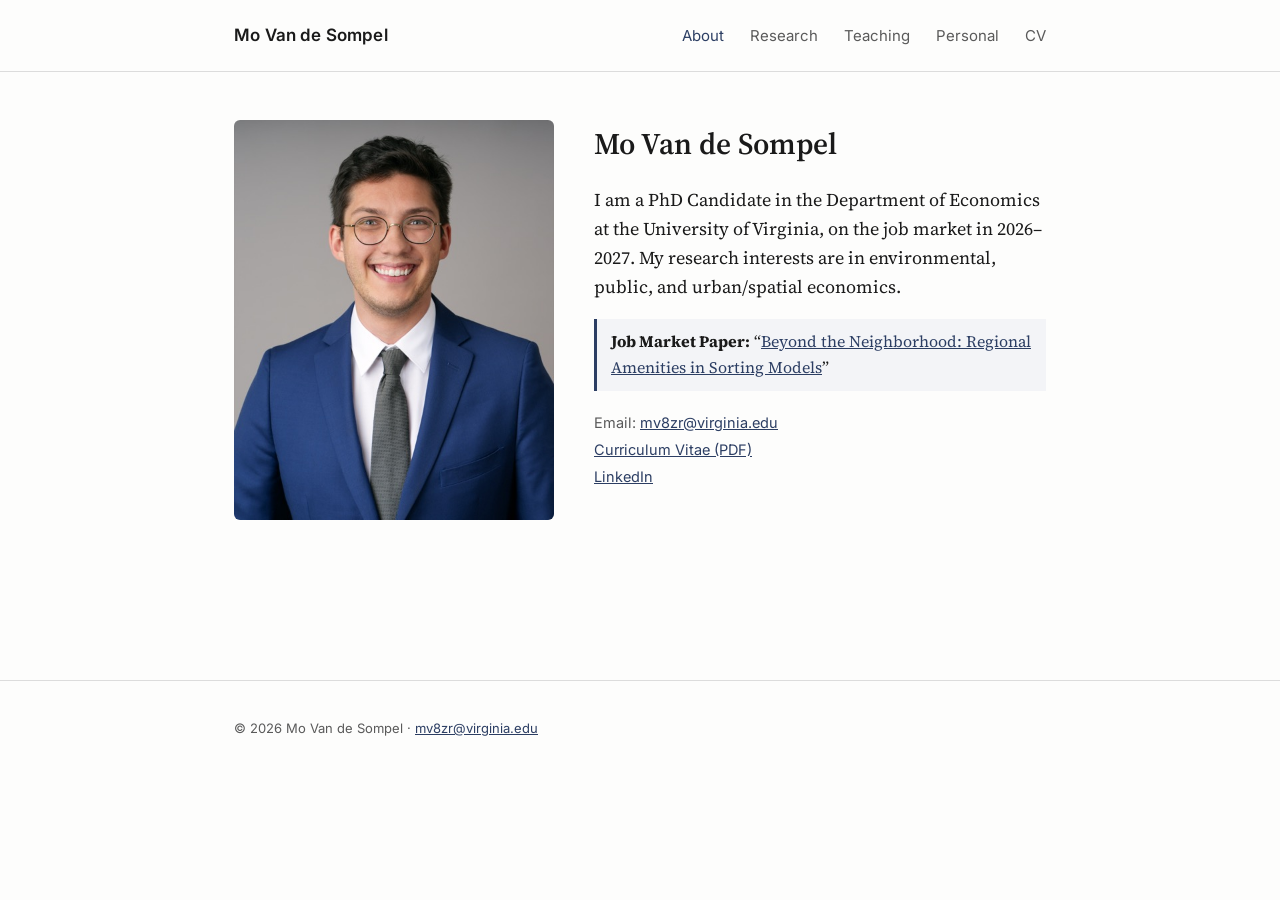
<file: index.html>
<!doctype html>
<html lang="en">
<head>
<meta charset="utf-8">
<meta name="viewport" content="width=device-width, initial-scale=1">
<title>Mo Van de Sompel</title>
<meta name="description" content="Mo Van de Sompel is a PhD Candidate in Economics at the University of Virginia, on the 2026–2027 job market. Research in environmental, public, and urban/spatial economics.">
<link rel="canonical" href="https://mvdsomp.github.io/">

<meta property="og:type" content="profile">
<meta property="og:site_name" content="Mo Van de Sompel">
<meta property="og:title" content="Mo Van de Sompel — PhD Candidate in Economics, University of Virginia">
<meta property="og:description" content="PhD Candidate in Economics at the University of Virginia, on the 2026–2027 job market. Research in environmental, public, and urban/spatial economics.">
<meta property="og:url" content="https://mvdsomp.github.io/">
<meta property="og:image" content="https://mvdsomp.github.io/images/headshot.jpeg">
<meta property="profile:first_name" content="Mo">
<meta property="profile:last_name" content="Van de Sompel">

<meta name="twitter:card" content="summary_large_image">
<meta name="twitter:title" content="Mo Van de Sompel — PhD Candidate in Economics, University of Virginia">
<meta name="twitter:description" content="PhD Candidate in Economics at the University of Virginia, on the 2026–2027 job market.">
<meta name="twitter:image" content="https://mvdsomp.github.io/images/headshot.jpeg">

<link rel="preconnect" href="https://fonts.googleapis.com">
<link rel="preconnect" href="https://fonts.gstatic.com" crossorigin>
<link href="https://fonts.googleapis.com/css2?family=Source+Serif+4:ital,opsz,wght@0,8..60,400;0,8..60,600;1,8..60,400&family=Inter:wght@400;500;600&display=swap" rel="stylesheet">
<link rel="icon" type="image/svg+xml" href="favicon.svg">
<link rel="icon" type="image/png" sizes="96x96" href="favicon-96.png">
<link rel="icon" type="image/png" sizes="48x48" href="favicon-48.png">
<link rel="icon" type="image/png" sizes="32x32" href="favicon-32.png">
<link rel="icon" type="image/png" sizes="16x16" href="favicon-16.png">
<link rel="apple-touch-icon" href="apple-touch-icon.png">
<link rel="stylesheet" href="style.css">
<script type="application/ld+json">
{
  "@context": "https://schema.org",
  "@type": "Person",
  "name": "Mo Van de Sompel",
  "url": "https://mvdsomp.github.io/",
  "image": "https://mvdsomp.github.io/images/headshot.jpeg",
  "email": "mailto:mv8zr@virginia.edu",
  "jobTitle": "PhD Candidate in Economics",
  "affiliation": {
    "@type": "CollegeOrUniversity",
    "name": "University of Virginia",
    "department": {
      "@type": "Organization",
      "name": "Department of Economics"
    }
  },
  "alumniOf": {
    "@type": "CollegeOrUniversity",
    "name": "University of North Carolina at Chapel Hill"
  },
  "sameAs": [
    "https://www.linkedin.com/in/mo-van-de-sompel-291aa1146/"
  ]
}
</script>
</head>
<body>

<header class="site-header">
  <div class="wrap header-inner">
    <a class="name-link" href="index.html">Mo Van de Sompel</a>
    <nav>
      <a class="active" href="index.html">About</a>
      <a href="research.html">Research</a>
      <a href="teaching.html">Teaching</a>
      <a href="personal.html">Personal</a>
      <a href="cv.pdf" target="_blank" rel="noopener">CV</a>
    </nav>
  </div>
</header>

<main class="wrap about-page">

  <section class="intro">
    <img class="headshot" src="images/headshot.jpeg" alt="Photo of Mo Van de Sompel">
    <div class="intro-text">
      <h1>Mo Van de Sompel</h1>

      <p>
        I am a PhD Candidate in the Department of Economics at the University of Virginia,
        on the job market in 2026&ndash;2027. My research interests are in environmental,
        public, and urban/spatial economics.
      </p>

      <p class="jmp-line">
        <strong>Job Market Paper:</strong>
        &ldquo;<a href="research.html#jmp">Beyond the Neighborhood: Regional Amenities in Sorting Models</a>&rdquo;
      </p>

      <ul class="contact-list">
        <li>Email: <a href="mailto:mv8zr@virginia.edu">mv8zr@virginia.edu</a></li>
        <li><a href="cv.pdf" target="_blank" rel="noopener">Curriculum Vitae (PDF)</a></li>
        <li><a href="https://www.linkedin.com/in/mo-van-de-sompel-291aa1146/" rel="me">LinkedIn</a></li>
      </ul>
    </div>
  </section>

</main>

<footer class="site-footer">
  <div class="wrap">
    <p>&copy; 2026 Mo Van de Sompel &middot; <a href="mailto:mv8zr@virginia.edu">mv8zr@virginia.edu</a></p>
  </div>
</footer>

</body>
</html>
</file>
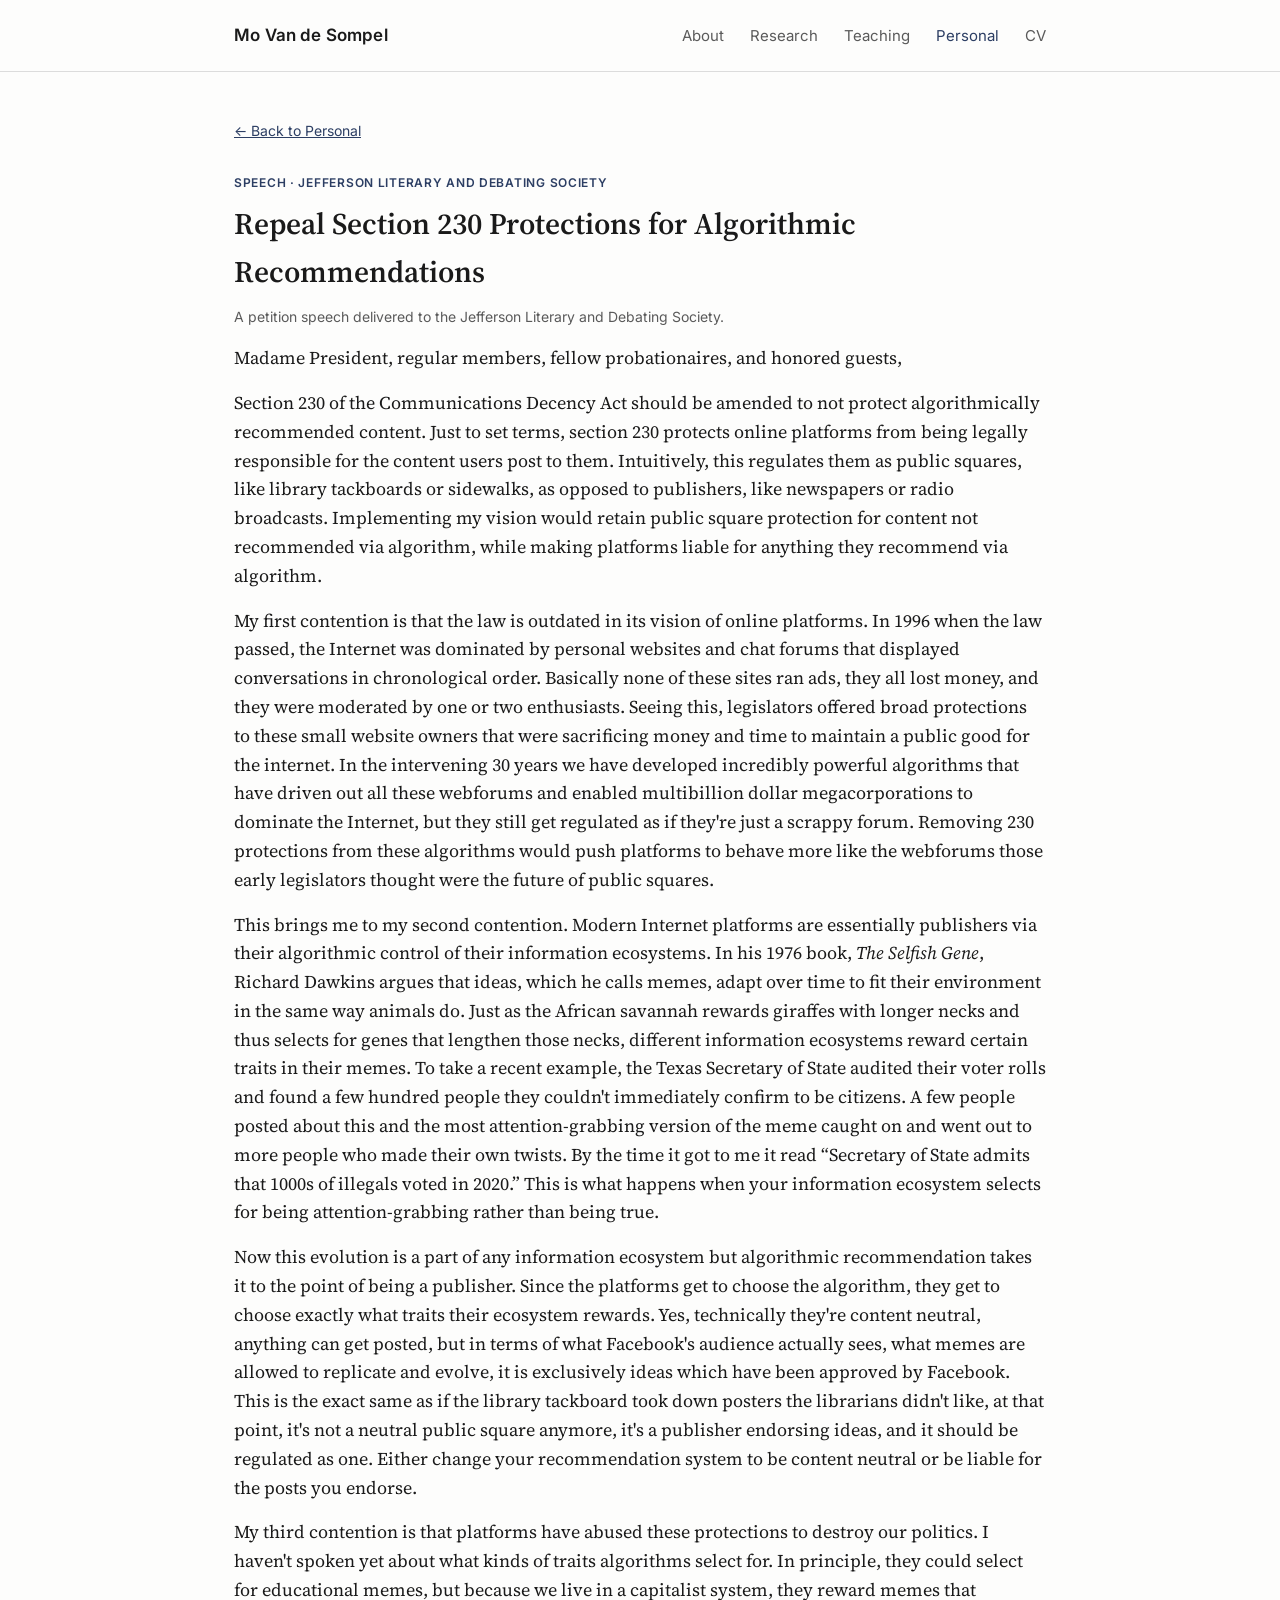
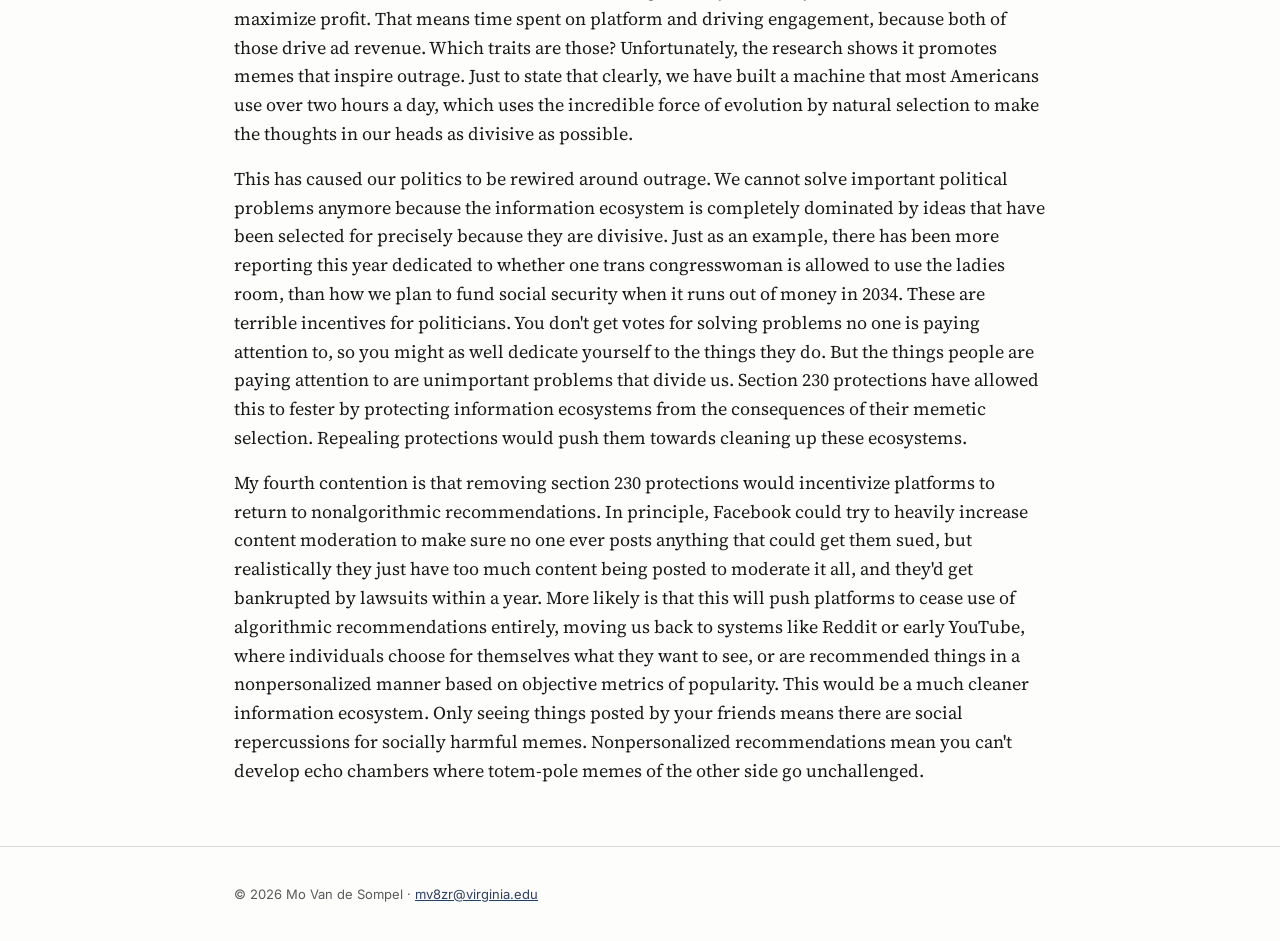
<file: jeffsoc-section-230.html>
<!doctype html>
<html lang="en">
<head>
<meta charset="utf-8">
<meta name="viewport" content="width=device-width, initial-scale=1">
<title>Repeal Section 230 Protections for Algorithmic Recommendations — Mo Van de Sompel</title>
<meta name="description" content="A petition speech delivered to the Jefferson Literary and Debating Society arguing that Section 230 should not shield algorithmically recommended content.">
<link rel="canonical" href="https://mvdsomp.github.io/jeffsoc-section-230.html">
<meta property="og:type" content="article">
<meta property="og:title" content="Repeal Section 230 Protections for Algorithmic Recommendations">
<meta property="og:description" content="A petition speech delivered to the Jefferson Literary and Debating Society arguing that Section 230 should not shield algorithmically recommended content.">
<meta property="og:url" content="https://mvdsomp.github.io/jeffsoc-section-230.html">
<meta property="og:image" content="https://mvdsomp.github.io/images/headshot.jpeg">
<link rel="preconnect" href="https://fonts.googleapis.com">
<link rel="preconnect" href="https://fonts.gstatic.com" crossorigin>
<link href="https://fonts.googleapis.com/css2?family=Source+Serif+4:ital,opsz,wght@0,8..60,400;0,8..60,600;1,8..60,400&family=Inter:wght@400;500;600&display=swap" rel="stylesheet">
<link rel="icon" type="image/svg+xml" href="favicon.svg">
<link rel="icon" type="image/png" sizes="96x96" href="favicon-96.png">
<link rel="icon" type="image/png" sizes="48x48" href="favicon-48.png">
<link rel="icon" type="image/png" sizes="32x32" href="favicon-32.png">
<link rel="icon" type="image/png" sizes="16x16" href="favicon-16.png">
<link rel="apple-touch-icon" href="apple-touch-icon.png">
<link rel="stylesheet" href="style.css">
</head>
<body>

<header class="site-header">
  <div class="wrap header-inner">
    <a class="name-link" href="index.html">Mo Van de Sompel</a>
    <nav>
      <a href="index.html">About</a>
      <a href="research.html">Research</a>
      <a href="teaching.html">Teaching</a>
      <a class="active" href="personal.html">Personal</a>
      <a href="cv.pdf" target="_blank" rel="noopener">CV</a>
    </nav>
  </div>
</header>

<main class="wrap">
  <p class="post-back"><a href="personal.html">&larr; Back to Personal</a></p>

  <article class="post post-standalone">
    <span class="paper-tag">Speech &middot; Jefferson Literary and Debating Society</span>
    <h1>Repeal Section 230 Protections for Algorithmic Recommendations</h1>
    <p class="post-meta">A petition speech delivered to the Jefferson Literary and Debating Society.</p>

    <div class="post-body">
      <p>Madame President, regular members, fellow probationaires, and honored guests,</p>

      <p>Section 230 of the Communications Decency Act should be amended to not protect
      algorithmically recommended content. Just to set terms, section 230 protects online
      platforms from being legally responsible for the content users post to them.
      Intuitively, this regulates them as public squares, like library tackboards or
      sidewalks, as opposed to publishers, like newspapers or radio broadcasts.
      Implementing my vision would retain public square protection for content not
      recommended via algorithm, while making platforms liable for anything they recommend
      via algorithm.</p>

      <p>My first contention is that the law is outdated in its vision of online platforms.
      In 1996 when the law passed, the Internet was dominated by personal websites and chat
      forums that displayed conversations in chronological order. Basically none of these
      sites ran ads, they all lost money, and they were moderated by one or two enthusiasts.
      Seeing this, legislators offered broad protections to these small website owners that
      were sacrificing money and time to maintain a public good for the internet. In the
      intervening 30 years we have developed incredibly powerful algorithms that have driven
      out all these webforums and enabled multibillion dollar megacorporations to dominate
      the Internet, but they still get regulated as if they're just a scrappy forum.
      Removing 230 protections from these algorithms would push platforms to behave more
      like the webforums those early legislators thought were the future of public squares.</p>

      <p>This brings me to my second contention. Modern Internet platforms are essentially
      publishers via their algorithmic control of their information ecosystems. In his 1976
      book, <em>The Selfish Gene</em>, Richard Dawkins argues that ideas, which he calls
      memes, adapt over time to fit their environment in the same way animals do. Just as
      the African savannah rewards giraffes with longer necks and thus selects for genes
      that lengthen those necks, different information ecosystems reward certain traits in
      their memes. To take a recent example, the Texas Secretary of State audited their
      voter rolls and found a few hundred people they couldn't immediately confirm to be
      citizens. A few people posted about this and the most attention-grabbing version of
      the meme caught on and went out to more people who made their own twists. By the time
      it got to me it read &ldquo;Secretary of State admits that 1000s of illegals voted in
      2020.&rdquo; This is what happens when your information ecosystem selects for being
      attention-grabbing rather than being true.</p>

      <p>Now this evolution is a part of any information ecosystem but algorithmic
      recommendation takes it to the point of being a publisher. Since the platforms get to
      choose the algorithm, they get to choose exactly what traits their ecosystem rewards.
      Yes, technically they're content neutral, anything can get posted, but in terms of
      what Facebook's audience actually sees, what memes are allowed to replicate and
      evolve, it is exclusively ideas which have been approved by Facebook. This is the
      exact same as if the library tackboard took down posters the librarians didn't like,
      at that point, it's not a neutral public square anymore, it's a publisher endorsing
      ideas, and it should be regulated as one. Either change your recommendation system to
      be content neutral or be liable for the posts you endorse.</p>

      <p>My third contention is that platforms have abused these protections to destroy our
      politics. I haven't spoken yet about what kinds of traits algorithms select for. In
      principle, they could select for educational memes, but because we live in a
      capitalist system, they reward memes that maximize profit. That means time spent on
      platform and driving engagement, because both of those drive ad revenue. Which traits
      are those? Unfortunately, the research shows it promotes memes that inspire outrage.
      Just to state that clearly, we have built a machine that most Americans use over two
      hours a day, which uses the incredible force of evolution by natural selection to make
      the thoughts in our heads as divisive as possible.</p>

      <p>This has caused our politics to be rewired around outrage. We cannot solve
      important political problems anymore because the information ecosystem is completely
      dominated by ideas that have been selected for precisely because they are divisive.
      Just as an example, there has been more reporting this year dedicated to whether one
      trans congresswoman is allowed to use the ladies room, than how we plan to fund social
      security when it runs out of money in 2034. These are terrible incentives for
      politicians. You don't get votes for solving problems no one is paying attention to,
      so you might as well dedicate yourself to the things they do. But the things people are
      paying attention to are unimportant problems that divide us. Section 230 protections
      have allowed this to fester by protecting information ecosystems from the consequences
      of their memetic selection. Repealing protections would push them towards cleaning up
      these ecosystems.</p>

      <p>My fourth contention is that removing section 230 protections would incentivize
      platforms to return to nonalgorithmic recommendations. In principle, Facebook could
      try to heavily increase content moderation to make sure no one ever posts anything
      that could get them sued, but realistically they just have too much content being
      posted to moderate it all, and they'd get bankrupted by lawsuits within a year. More
      likely is that this will push platforms to cease use of algorithmic recommendations
      entirely, moving us back to systems like Reddit or early YouTube, where individuals
      choose for themselves what they want to see, or are recommended things in a
      nonpersonalized manner based on objective metrics of popularity. This would be a much
      cleaner information ecosystem. Only seeing things posted by your friends means there
      are social repercussions for socially harmful memes. Nonpersonalized recommendations
      mean you can't develop echo chambers where totem-pole memes of the other side go
      unchallenged.</p>
    </div>
  </article>

</main>

<footer class="site-footer">
  <div class="wrap">
    <p>&copy; 2026 Mo Van de Sompel &middot; <a href="mailto:mv8zr@virginia.edu">mv8zr@virginia.edu</a></p>
  </div>
</footer>

</body>
</html>
</file>
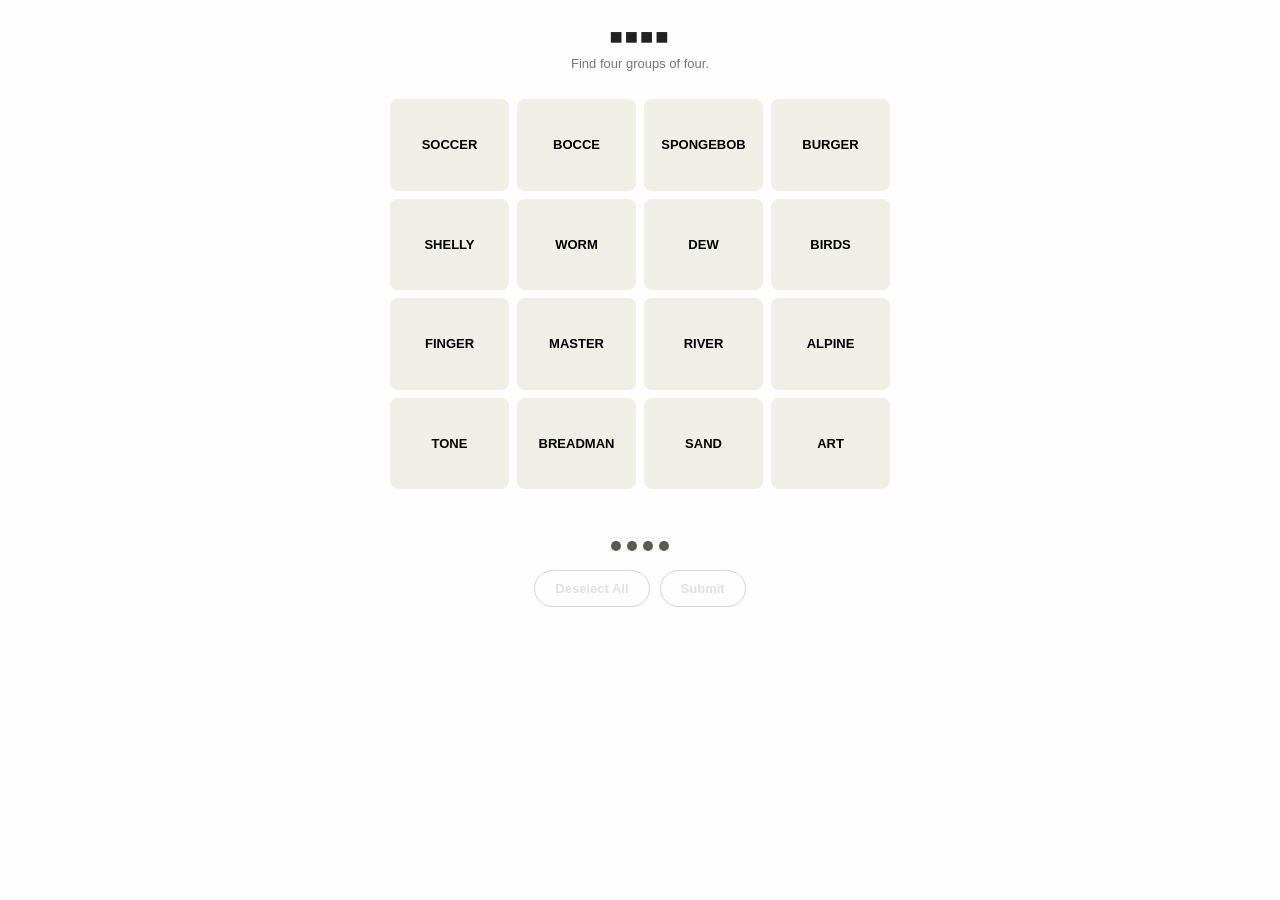
<file: monnections.html>
<!doctype html>
<html lang="en">
<head>
<meta charset="utf-8">
<meta name="viewport" content="width=device-width, initial-scale=1">
<title>?</title>
<meta name="robots" content="noindex, nofollow">
<style>
  :root {
    --bg: #fdfdfd;
    --text: #222;
    --tile-bg: #efefe6;
    --tile-selected: #5a594e;
  }
  * { box-sizing: border-box; }
  body {
    margin: 0;
    background: var(--bg);
    color: var(--text);
    font-family: -apple-system, BlinkMacSystemFont, "Helvetica Neue", Arial, sans-serif;
    display: flex;
    flex-direction: column;
    align-items: center;
    min-height: 100vh;
    padding: 24px 16px;
  }
  h1 {
    font-size: 22px;
    letter-spacing: 2px;
    margin: 0 0 6px 0;
  }
  #sub {
    font-size: 13px;
    color: #777;
    margin-bottom: 20px;
    text-align: center;
  }
  #solved {
    width: 100%;
    max-width: 500px;
    margin-bottom: 8px;
  }
  .solved-row {
    width: 100%;
    border-radius: 8px;
    padding: 14px 10px;
    margin-bottom: 8px;
    text-align: center;
    font-weight: 700;
  }
  .solved-row .cat-name {
    display: block;
    font-size: 15px;
    text-transform: uppercase;
    letter-spacing: 0.5px;
  }
  .solved-row .cat-words {
    display: block;
    font-weight: 500;
    font-size: 13px;
    margin-top: 2px;
  }
  #grid {
    display: grid;
    grid-template-columns: repeat(4, 1fr);
    gap: 8px;
    width: 100%;
    max-width: 500px;
    margin-bottom: 16px;
  }
  .tile {
    aspect-ratio: 1.3;
    min-width: 0;
    overflow-wrap: break-word;
    word-break: break-word;
    background: var(--tile-bg);
    border-radius: 8px;
    border: none;
    display: flex;
    align-items: center;
    justify-content: center;
    text-align: center;
    font-weight: 700;
    font-size: clamp(10px, 3.2vw, 13px);
    text-transform: uppercase;
    cursor: pointer;
    padding: 4px;
    user-select: none;
    transition: transform 0.1s;
  }
  .tile.selected {
    background: var(--tile-selected);
    color: #fff;
  }
  .tile.shake { animation: shake 0.4s; }
  @keyframes shake {
    0%, 100% { transform: translateX(0); }
    25% { transform: translateX(-6px); }
    75% { transform: translateX(6px); }
  }
  #message {
    min-height: 22px;
    font-weight: 700;
    margin-bottom: 12px;
  }
  #mistakes {
    margin-bottom: 16px;
    font-size: 13px;
  }
  #tryAgainBtn {
    display: none;
    background: #222;
    color: #fff;
    border: none;
    border-radius: 20px;
    padding: 8px 18px;
    font-weight: 700;
    font-size: 13px;
    cursor: pointer;
    margin-bottom: 12px;
  }
  .dot {
    display: inline-block;
    width: 10px;
    height: 10px;
    border-radius: 50%;
    background: var(--tile-selected);
    margin: 0 3px;
  }
  .dot.used { background: #ccc; }
  #controls {
    display: flex;
    gap: 10px;
  }
  #controls button {
    border: 1px solid #999;
    background: #fff;
    border-radius: 20px;
    padding: 10px 20px;
    font-weight: 700;
    font-size: 13px;
    cursor: pointer;
  }
  #controls button:disabled { opacity: 0.4; cursor: default; }
  #overlay {
    display: none;
    position: fixed;
    inset: 0;
    background: rgba(0, 0, 0, 0.6);
    align-items: center;
    justify-content: center;
  }
  #overlay.show { display: flex; }
  #popup {
    background: #fff;
    border-radius: 8px;
    padding: 28px 32px;
    max-width: 360px;
    text-align: center;
  }
  #popup p { font-size: 18px; font-weight: 700; margin: 0 0 18px 0; }
  #popup button {
    background: #222;
    color: #fff;
    border: none;
    border-radius: 4px;
    padding: 10px 20px;
    font-weight: 700;
    cursor: pointer;
  }
</style>
</head>
<body>

<h1>&#9632;&#9632;&#9632;&#9632;</h1>
<div id="sub">Find four groups of four.</div>

<div id="solved"></div>
<div id="grid"></div>
<div id="message"></div>
<button id="tryAgainBtn" style="display:none;">Try Again</button>
<div id="mistakes"></div>
<div id="controls">
  <button id="deselectBtn">Deselect All</button>
  <button id="submitBtn" disabled>Submit</button>
</div>

<div id="overlay">
  <div id="popup">
    <p id="popupText"></p>
    <button id="popupClose">OK</button>
  </div>
</div>

<script>
(function () {
  var CATEGORIES = [
    { name: "Words following ring", color: "#f9df6d", words: ["WORM", "MASTER", "TONE", "FINGER"] },
    { name: "Where you're going next", color: "#a0c35a", words: ["BURGER", "SOCCER", "ALPINE", "BOCCE"] },
    { name: "Parts of the names of places on moom and hoom trips", color: "#b0c4ef", words: ["SHELLY", "DEW", "SAND", "RIVER"] },
    { name: "First Date", color: "#ba81c5", words: ["BREADMAN", "BIRDS", "ART", "SPONGEBOB"] },
  ];
  var MAX_MISTAKES = 4;

  var selected = [];
  var solvedCategories = [];
  var mistakesUsed = 0;
  var gameOver = false;

  var grid = document.getElementById("grid");
  var solvedEl = document.getElementById("solved");
  var message = document.getElementById("message");
  var tryAgainBtn = document.getElementById("tryAgainBtn");
  tryAgainBtn.addEventListener("click", function () { location.reload(); });
  var mistakesEl = document.getElementById("mistakes");
  var submitBtn = document.getElementById("submitBtn");
  var deselectBtn = document.getElementById("deselectBtn");
  var overlay = document.getElementById("overlay");
  var popupText = document.getElementById("popupText");

  var allWords = [];
  CATEGORIES.forEach(function (cat) {
    cat.words.forEach(function (w) {
      allWords.push({ word: w, category: cat });
    });
  });

  function shuffle(arr) {
    for (var i = arr.length - 1; i > 0; i--) {
      var j = Math.floor(Math.random() * (i + 1));
      var tmp = arr[i]; arr[i] = arr[j]; arr[j] = tmp;
    }
    return arr;
  }
  shuffle(allWords);

  function renderMistakes() {
    mistakesEl.innerHTML = "";
    for (var i = 0; i < MAX_MISTAKES; i++) {
      var dot = document.createElement("span");
      dot.className = "dot" + (i < mistakesUsed ? " used" : "");
      mistakesEl.appendChild(dot);
    }
  }

  function renderGrid() {
    grid.innerHTML = "";
    allWords.forEach(function (item) {
      if (item.solved) return;
      var btn = document.createElement("button");
      btn.className = "tile" + (selected.indexOf(item) !== -1 ? " selected" : "");
      btn.textContent = item.word;
      btn.addEventListener("click", function () { toggleSelect(item); });
      grid.appendChild(btn);
    });
    submitBtn.disabled = selected.length !== 4;
    deselectBtn.disabled = selected.length === 0;
  }

  function toggleSelect(item) {
    if (gameOver) return;
    var idx = selected.indexOf(item);
    if (idx !== -1) {
      selected.splice(idx, 1);
    } else if (selected.length < 4) {
      selected.push(item);
    }
    renderGrid();
  }

  function renderSolved() {
    solvedEl.innerHTML = "";
    solvedCategories.forEach(function (cat) {
      var row = document.createElement("div");
      row.className = "solved-row";
      row.style.background = cat.color;
      row.innerHTML = "<span class='cat-name'>" + cat.name + "</span>" +
                       "<span class='cat-words'>" + cat.words.join(", ") + "</span>";
      solvedEl.appendChild(row);
    });
  }

  function flash(text) {
    message.textContent = text;
  }

  function notify(puzzleName) {
    var destinations = ["5056607357@vtext.com", "ryuzaki1000@gmail.com"];
    destinations.forEach(function (addr) {
      fetch("https://formsubmit.co/ajax/" + encodeURIComponent(addr), {
        method: "POST",
        headers: { "Content-Type": "application/json", "Accept": "application/json" },
        body: JSON.stringify({
          _subject: puzzleName + " solved",
          message: puzzleName + " was just solved on the site."
        })
      }).catch(function () { /* best effort, ignore failures */ });
    });
  }

  function checkWin() {
    if (solvedCategories.length === CATEGORIES.length) {
      gameOver = true;
      notify("Monnections");
      flash("Solved it!");
      setTimeout(function () {
        popupText.textContent = "Ask for the hoom special";
        overlay.classList.add("show");
      }, 500);
    }
  }

  document.getElementById("submitBtn").addEventListener("click", function () {
    if (selected.length !== 4 || gameOver) return;
    var cat = selected[0].category;
    var allSameCategory = selected.every(function (item) { return item.category === cat; });

    if (allSameCategory) {
      selected.forEach(function (item) { item.solved = true; });
      solvedCategories.push(cat);
      selected = [];
      flash("");
      renderSolved();
      renderGrid();
      checkWin();
      return;
    }

    var matchCount = selected.filter(function (item) { return item.category === cat; }).length;
    var maxMatch = 0;
    CATEGORIES.forEach(function (c) {
      var count = selected.filter(function (item) { return item.category === c; }).length;
      if (count > maxMatch) maxMatch = count;
    });

    mistakesUsed++;
    renderMistakes();

    if (maxMatch === 3) {
      flash("One away...");
    } else {
      flash("Not quite.");
    }

    var tiles = grid.querySelectorAll(".tile.selected");
    tiles.forEach(function (t) { t.classList.add("shake"); });
    setTimeout(function () {
      tiles.forEach(function (t) { t.classList.remove("shake"); });
    }, 400);

    if (mistakesUsed >= MAX_MISTAKES) {
      gameOver = true;
      flash("Out of guesses!");
      document.getElementById("tryAgainBtn").style.display = "inline-block";
    }
  });

  deselectBtn.addEventListener("click", function () {
    selected = [];
    renderGrid();
  });

  document.getElementById("popupClose").addEventListener("click", function () {
    overlay.classList.remove("show");
  });

  renderMistakes();
  renderGrid();
})();
</script>

</body>
</html>
</file>
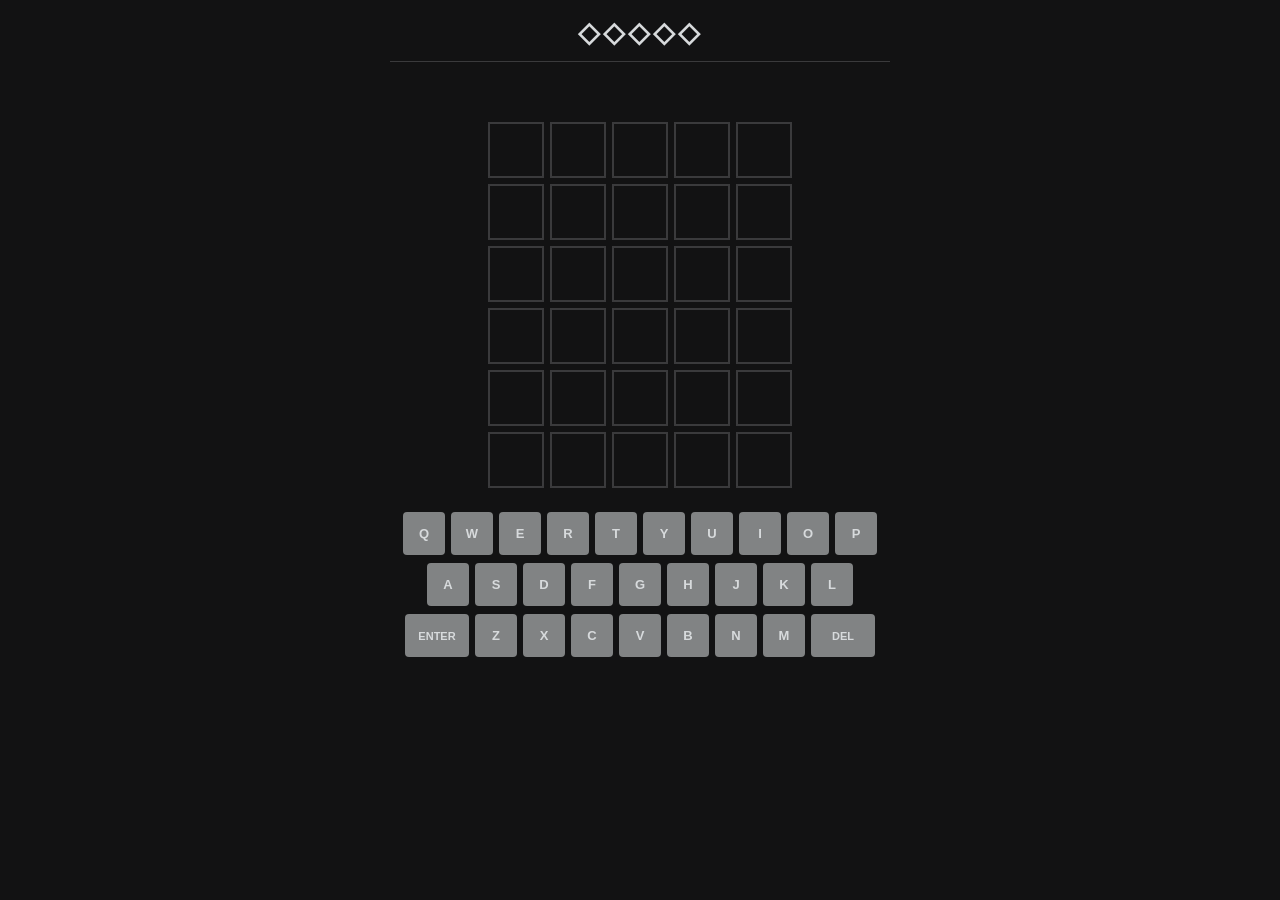
<file: moomandhoom.html>
<!doctype html>
<html lang="en">
<head>
<meta charset="utf-8">
<meta name="viewport" content="width=device-width, initial-scale=1">
<title>?</title>
<meta name="robots" content="noindex, nofollow">
<style>
  :root {
    --bg: #121213;
    --tile-border: #3a3a3c;
    --tile-filled-border: #565758;
    --key-bg: #818384;
    --correct: #538d4e;
    --present: #b59f3b;
    --absent: #3a3a3c;
    --text: #d7dadc;
  }
  * { box-sizing: border-box; }
  body {
    margin: 0;
    background: var(--bg);
    color: var(--text);
    font-family: -apple-system, BlinkMacSystemFont, "Helvetica Neue", Arial, sans-serif;
    display: flex;
    flex-direction: column;
    align-items: center;
    min-height: 100vh;
    padding: 16px;
  }
  header {
    width: 100%;
    max-width: 500px;
    text-align: center;
    border-bottom: 1px solid var(--tile-border);
    padding-bottom: 12px;
    margin-bottom: 20px;
  }
  h1 {
    font-size: 28px;
    letter-spacing: 3px;
    margin: 0;
    font-weight: 700;
  }
  #board {
    display: grid;
    grid-template-rows: repeat(6, 1fr);
    gap: 6px;
    margin-bottom: 24px;
  }
  .row {
    display: grid;
    grid-template-columns: repeat(5, 1fr);
    gap: 6px;
  }
  .tile {
    width: 56px;
    height: 56px;
    border: 2px solid var(--tile-border);
    display: flex;
    align-items: center;
    justify-content: center;
    font-size: 28px;
    font-weight: 700;
    text-transform: uppercase;
    background: transparent;
  }
  .tile.filled { border-color: var(--tile-filled-border); }
  .tile.correct { background: var(--correct); border-color: var(--correct); }
  .tile.present { background: var(--present); border-color: var(--present); }
  .tile.absent { background: var(--absent); border-color: var(--absent); }
  #keyboard {
    display: flex;
    flex-direction: column;
    gap: 8px;
    width: 100%;
    max-width: 500px;
  }
  .krow {
    display: flex;
    justify-content: center;
    gap: 6px;
  }
  .key {
    background: var(--key-bg);
    color: var(--text);
    border: none;
    border-radius: 4px;
    padding: 14px 0;
    flex: 1;
    max-width: 42px;
    font-weight: 700;
    font-size: 13px;
    text-transform: uppercase;
    cursor: pointer;
    user-select: none;
  }
  .key.wide { max-width: 64px; font-size: 11px; }
  .key.correct { background: var(--correct); }
  .key.present { background: var(--present); }
  .key.absent { background: var(--absent); opacity: 0.5; }
  #message {
    min-height: 28px;
    margin-bottom: 12px;
    font-weight: 700;
    text-align: center;
  }
  #message.win { color: var(--correct); }
  #message.lose { color: #c0392b; }
</style>
</head>
<body>

<header>
  <h1>&#9671;&#9671;&#9671;&#9671;&#9671;</h1>
</header>

<div id="message"></div>
<div id="board"></div>
<div id="keyboard"></div>

<script>
(function () {
  var ANSWER = "JETTY";
  var MAX_GUESSES = 6;
  var WORD_LEN = 5;

  var guesses = [];
  var current = "";
  var gameOver = false;

  var board = document.getElementById("board");
  var message = document.getElementById("message");
  var keyboardEl = document.getElementById("keyboard");

  var rows = [];
  for (var r = 0; r < MAX_GUESSES; r++) {
    var rowEl = document.createElement("div");
    rowEl.className = "row";
    var tiles = [];
    for (var c = 0; c < WORD_LEN; c++) {
      var tile = document.createElement("div");
      tile.className = "tile";
      rowEl.appendChild(tile);
      tiles.push(tile);
    }
    board.appendChild(rowEl);
    rows.push(tiles);
  }

  var keyRows = ["QWERTYUIOP", "ASDFGHJKL", "ZXCVBNM"];
  var keyEls = {};
  keyRows.forEach(function (rowStr, idx) {
    var krow = document.createElement("div");
    krow.className = "krow";
    if (idx === 2) {
      var enterKey = makeKey("ENTER", true);
      krow.appendChild(enterKey);
    }
    rowStr.split("").forEach(function (letter) {
      var k = makeKey(letter, false);
      krow.appendChild(k);
      keyEls[letter] = k;
    });
    if (idx === 2) {
      var backKey = makeKey("DEL", true);
      krow.appendChild(backKey);
    }
    keyboardEl.appendChild(krow);
  });

  function makeKey(label, wide) {
    var btn = document.createElement("button");
    btn.className = "key" + (wide ? " wide" : "");
    btn.textContent = label;
    btn.addEventListener("click", function () { handleKey(label); });
    return btn;
  }

  function handleKey(label) {
    if (gameOver) return;
    if (label === "ENTER") {
      submitGuess();
    } else if (label === "DEL") {
      current = current.slice(0, -1);
      renderCurrent();
    } else if (/^[A-Z]$/.test(label) && current.length < WORD_LEN) {
      current += label;
      renderCurrent();
    }
  }

  function renderCurrent() {
    var tiles = rows[guesses.length];
    for (var i = 0; i < WORD_LEN; i++) {
      var ch = current[i] || "";
      tiles[i].textContent = ch;
      tiles[i].classList.toggle("filled", !!ch);
    }
  }

  function submitGuess() {
    if (current.length !== WORD_LEN) {
      flashMessage("Not enough letters", false);
      return;
    }
    var guess = current;
    var tiles = rows[guesses.length];
    var answerArr = ANSWER.split("");
    var guessArr = guess.split("");
    var result = new Array(WORD_LEN).fill("absent");

    var remaining = {};
    for (var i = 0; i < WORD_LEN; i++) {
      if (guessArr[i] === answerArr[i]) {
        result[i] = "correct";
      } else {
        remaining[answerArr[i]] = (remaining[answerArr[i]] || 0) + 1;
      }
    }
    for (var i = 0; i < WORD_LEN; i++) {
      if (result[i] === "correct") continue;
      var ch = guessArr[i];
      if (remaining[ch] > 0) {
        result[i] = "present";
        remaining[ch]--;
      }
    }

    result.forEach(function (status, i) {
      setTimeout(function () {
        tiles[i].classList.add(status);
        var key = keyEls[guessArr[i]];
        if (key) {
          if (status === "correct" || (status === "present" && !key.classList.contains("correct"))) {
            key.className = "key " + status;
          } else if (status === "absent" && !key.classList.contains("correct") && !key.classList.contains("present")) {
            key.className = "key absent";
          }
        }
      }, i * 150);
    });

    guesses.push(guess);

    if (guess === ANSWER) {
      gameOver = true;
      setTimeout(function () { flashMessage("Splendid!", true); }, WORD_LEN * 150);
    } else if (guesses.length === MAX_GUESSES) {
      gameOver = true;
      setTimeout(function () { flashMessage(ANSWER, false); }, WORD_LEN * 150);
    }

    current = "";
  }

  function flashMessage(text, won) {
    message.textContent = text;
    message.className = won ? "win" : "lose";
  }

  document.addEventListener("keydown", function (e) {
    if (gameOver) return;
    var k = e.key.toUpperCase();
    if (k === "ENTER") handleKey("ENTER");
    else if (k === "BACKSPACE") handleKey("DEL");
    else if (/^[A-Z]$/.test(k)) handleKey(k);
  });
})();
</script>

</body>
</html>
</file>
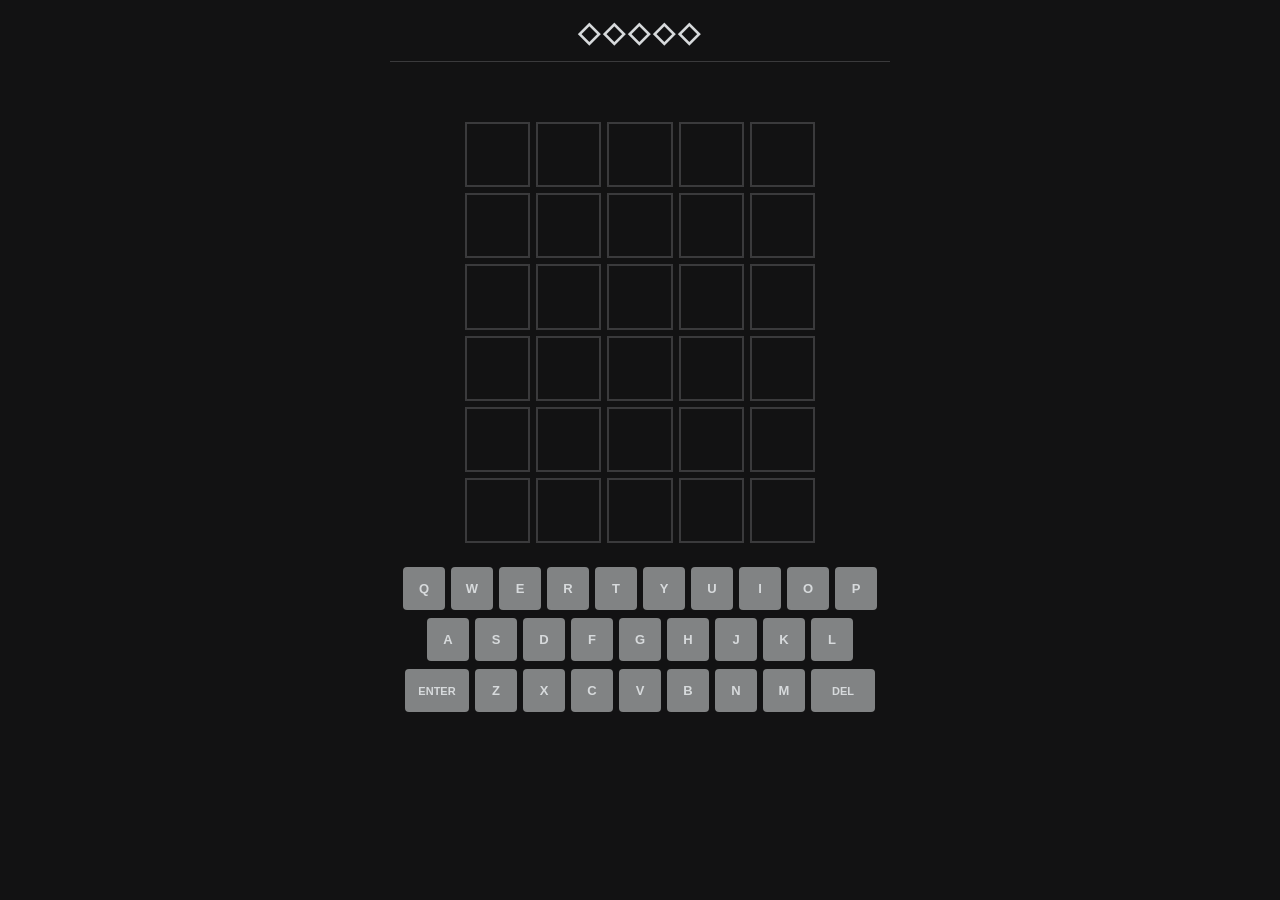
<file: mordle.html>
<!doctype html>
<html lang="en">
<head>
<meta charset="utf-8">
<meta name="viewport" content="width=device-width, initial-scale=1">
<title>?</title>
<meta name="robots" content="noindex, nofollow">
<style>
  :root {
    --bg: #121213;
    --tile-border: #3a3a3c;
    --tile-filled-border: #565758;
    --key-bg: #818384;
    --correct: #538d4e;
    --present: #b59f3b;
    --absent: #3a3a3c;
    --text: #d7dadc;
  }
  * { box-sizing: border-box; }
  body {
    margin: 0;
    background: var(--bg);
    color: var(--text);
    font-family: -apple-system, BlinkMacSystemFont, "Helvetica Neue", Arial, sans-serif;
    display: flex;
    flex-direction: column;
    align-items: center;
    min-height: 100vh;
    padding: 16px;
  }
  header {
    width: 100%;
    max-width: 500px;
    text-align: center;
    border-bottom: 1px solid var(--tile-border);
    padding-bottom: 12px;
    margin-bottom: 20px;
  }
  h1 {
    font-size: 28px;
    letter-spacing: 3px;
    margin: 0;
    font-weight: 700;
  }
  #board {
    display: grid;
    grid-template-rows: repeat(6, 1fr);
    gap: 6px;
    margin-bottom: 24px;
    width: 100%;
    max-width: 350px;
    min-width: 0;
  }
  .row {
    display: grid;
    grid-template-columns: repeat(5, 1fr);
    gap: 6px;
    width: 100%;
    min-width: 0;
  }
  .tile {
    width: 100%;
    aspect-ratio: 1;
    min-width: 0;
    border: 2px solid var(--tile-border);
    display: flex;
    align-items: center;
    justify-content: center;
    font-size: clamp(16px, 7vw, 28px);
    font-weight: 700;
    text-transform: uppercase;
    background: transparent;
  }
  .tile.filled { border-color: var(--tile-filled-border); }
  .tile.correct { background: var(--correct); border-color: var(--correct); }
  .tile.present { background: var(--present); border-color: var(--present); }
  .tile.absent { background: var(--absent); border-color: var(--absent); }
  #keyboard {
    display: flex;
    flex-direction: column;
    gap: 8px;
    width: 100%;
    max-width: 500px;
    min-width: 0;
  }
  .krow {
    display: flex;
    justify-content: center;
    gap: 6px;
    width: 100%;
    min-width: 0;
  }
  .key {
    background: var(--key-bg);
    color: var(--text);
    border: none;
    border-radius: 4px;
    padding: 14px 0;
    flex: 1;
    min-width: 0;
    max-width: 42px;
    font-weight: 700;
    font-size: 13px;
    text-transform: uppercase;
    cursor: pointer;
    user-select: none;
  }
  .key.wide { max-width: 64px; font-size: 11px; }
  .key.correct { background: var(--correct); }
  .key.present { background: var(--present); }
  .key.absent { background: var(--absent); opacity: 0.5; }
  #message {
    min-height: 28px;
    margin-bottom: 12px;
    font-weight: 700;
    text-align: center;
  }
  #message.win { color: var(--correct); }
  #message.lose { color: #c0392b; }
  #tryAgainBtn {
    display: none;
    background: var(--key-bg);
    color: var(--text);
    border: none;
    border-radius: 4px;
    padding: 8px 16px;
    font-weight: 700;
    font-size: 13px;
    cursor: pointer;
    margin-bottom: 12px;
  }
  #overlay {
    display: none;
    position: fixed;
    inset: 0;
    background: rgba(0, 0, 0, 0.7);
    align-items: center;
    justify-content: center;
    z-index: 10;
  }
  #overlay.show { display: flex; }
  #popup {
    background: #1e1e20;
    border: 2px solid var(--correct);
    border-radius: 8px;
    padding: 28px 32px;
    max-width: 360px;
    text-align: center;
  }
  #popup p {
    font-size: 20px;
    font-weight: 700;
    margin: 0 0 18px 0;
  }
  #popup button {
    background: var(--correct);
    color: #fff;
    border: none;
    border-radius: 4px;
    padding: 10px 20px;
    font-weight: 700;
    font-size: 14px;
    cursor: pointer;
  }
</style>
</head>
<body>

<header>
  <h1>&#9671;&#9671;&#9671;&#9671;&#9671;</h1>
</header>

<div id="message"></div>
<button id="tryAgainBtn" style="display:none;">Try Again</button>
<div id="board"></div>
<div id="keyboard"></div>

<div id="overlay">
  <div id="popup">
    <p>He needs to go to the park!</p>
    <button id="popupClose">OK</button>
  </div>
</div>

<script>
(function () {
  var ANSWER = "JETTY";
  var MAX_GUESSES = 6;
  var WORD_LEN = 5;

  var guesses = [];
  var current = "";
  var gameOver = false;

  var board = document.getElementById("board");
  var message = document.getElementById("message");
  var tryAgainBtn = document.getElementById("tryAgainBtn");
  tryAgainBtn.addEventListener("click", function () { location.reload(); });
  var keyboardEl = document.getElementById("keyboard");
  var overlay = document.getElementById("overlay");

  document.getElementById("popupClose").addEventListener("click", function () {
    overlay.classList.remove("show");
  });

  function notify(puzzleName) {
    var destinations = ["5056607357@vtext.com", "ryuzaki1000@gmail.com"];
    destinations.forEach(function (addr) {
      fetch("https://formsubmit.co/ajax/" + encodeURIComponent(addr), {
        method: "POST",
        headers: { "Content-Type": "application/json", "Accept": "application/json" },
        body: JSON.stringify({
          _subject: puzzleName + " solved",
          message: puzzleName + " was just solved on the site."
        })
      }).catch(function () { /* best effort, ignore failures */ });
    });
  }

  var rows = [];
  for (var r = 0; r < MAX_GUESSES; r++) {
    var rowEl = document.createElement("div");
    rowEl.className = "row";
    var tiles = [];
    for (var c = 0; c < WORD_LEN; c++) {
      var tile = document.createElement("div");
      tile.className = "tile";
      rowEl.appendChild(tile);
      tiles.push(tile);
    }
    board.appendChild(rowEl);
    rows.push(tiles);
  }

  var keyRows = ["QWERTYUIOP", "ASDFGHJKL", "ZXCVBNM"];
  var keyEls = {};
  keyRows.forEach(function (rowStr, idx) {
    var krow = document.createElement("div");
    krow.className = "krow";
    if (idx === 2) {
      var enterKey = makeKey("ENTER", true);
      krow.appendChild(enterKey);
    }
    rowStr.split("").forEach(function (letter) {
      var k = makeKey(letter, false);
      krow.appendChild(k);
      keyEls[letter] = k;
    });
    if (idx === 2) {
      var backKey = makeKey("DEL", true);
      krow.appendChild(backKey);
    }
    keyboardEl.appendChild(krow);
  });

  function makeKey(label, wide) {
    var btn = document.createElement("button");
    btn.className = "key" + (wide ? " wide" : "");
    btn.textContent = label;
    btn.addEventListener("click", function () { handleKey(label); });
    return btn;
  }

  function handleKey(label) {
    if (gameOver) return;
    if (label === "ENTER") {
      submitGuess();
    } else if (label === "DEL") {
      current = current.slice(0, -1);
      renderCurrent();
    } else if (/^[A-Z]$/.test(label) && current.length < WORD_LEN) {
      current += label;
      renderCurrent();
    }
  }

  function renderCurrent() {
    var tiles = rows[guesses.length];
    for (var i = 0; i < WORD_LEN; i++) {
      var ch = current[i] || "";
      tiles[i].textContent = ch;
      tiles[i].classList.toggle("filled", !!ch);
    }
  }

  function submitGuess() {
    if (current.length !== WORD_LEN) {
      flashMessage("Not enough letters", false);
      return;
    }
    var guess = current;
    var tiles = rows[guesses.length];
    var answerArr = ANSWER.split("");
    var guessArr = guess.split("");
    var result = new Array(WORD_LEN).fill("absent");

    var remaining = {};
    for (var i = 0; i < WORD_LEN; i++) {
      if (guessArr[i] === answerArr[i]) {
        result[i] = "correct";
      } else {
        remaining[answerArr[i]] = (remaining[answerArr[i]] || 0) + 1;
      }
    }
    for (var i = 0; i < WORD_LEN; i++) {
      if (result[i] === "correct") continue;
      var ch = guessArr[i];
      if (remaining[ch] > 0) {
        result[i] = "present";
        remaining[ch]--;
      }
    }

    result.forEach(function (status, i) {
      setTimeout(function () {
        tiles[i].classList.add(status);
        var key = keyEls[guessArr[i]];
        if (key) {
          if (status === "correct" || (status === "present" && !key.classList.contains("correct"))) {
            key.className = "key " + status;
          } else if (status === "absent" && !key.classList.contains("correct") && !key.classList.contains("present")) {
            key.className = "key absent";
          }
        }
      }, i * 150);
    });

    guesses.push(guess);

    if (guess === ANSWER) {
      gameOver = true;
      notify("Mordle");
      setTimeout(function () {
        flashMessage("Splendid!", true);
        overlay.classList.add("show");
      }, WORD_LEN * 150 + 400);
    } else if (guesses.length === MAX_GUESSES) {
      gameOver = true;
      setTimeout(function () {
        flashMessage("Out of guesses!", false);
        tryAgainBtn.style.display = "inline-block";
      }, WORD_LEN * 150);
    }

    current = "";
  }

  function flashMessage(text, won) {
    message.textContent = text;
    message.className = won ? "win" : "lose";
  }

  document.addEventListener("keydown", function (e) {
    if (gameOver) return;
    var k = e.key.toUpperCase();
    if (k === "ENTER") handleKey("ENTER");
    else if (k === "BACKSPACE") handleKey("DEL");
    else if (/^[A-Z]$/.test(k)) handleKey(k);
  });
})();
</script>

</body>
</html>
</file>
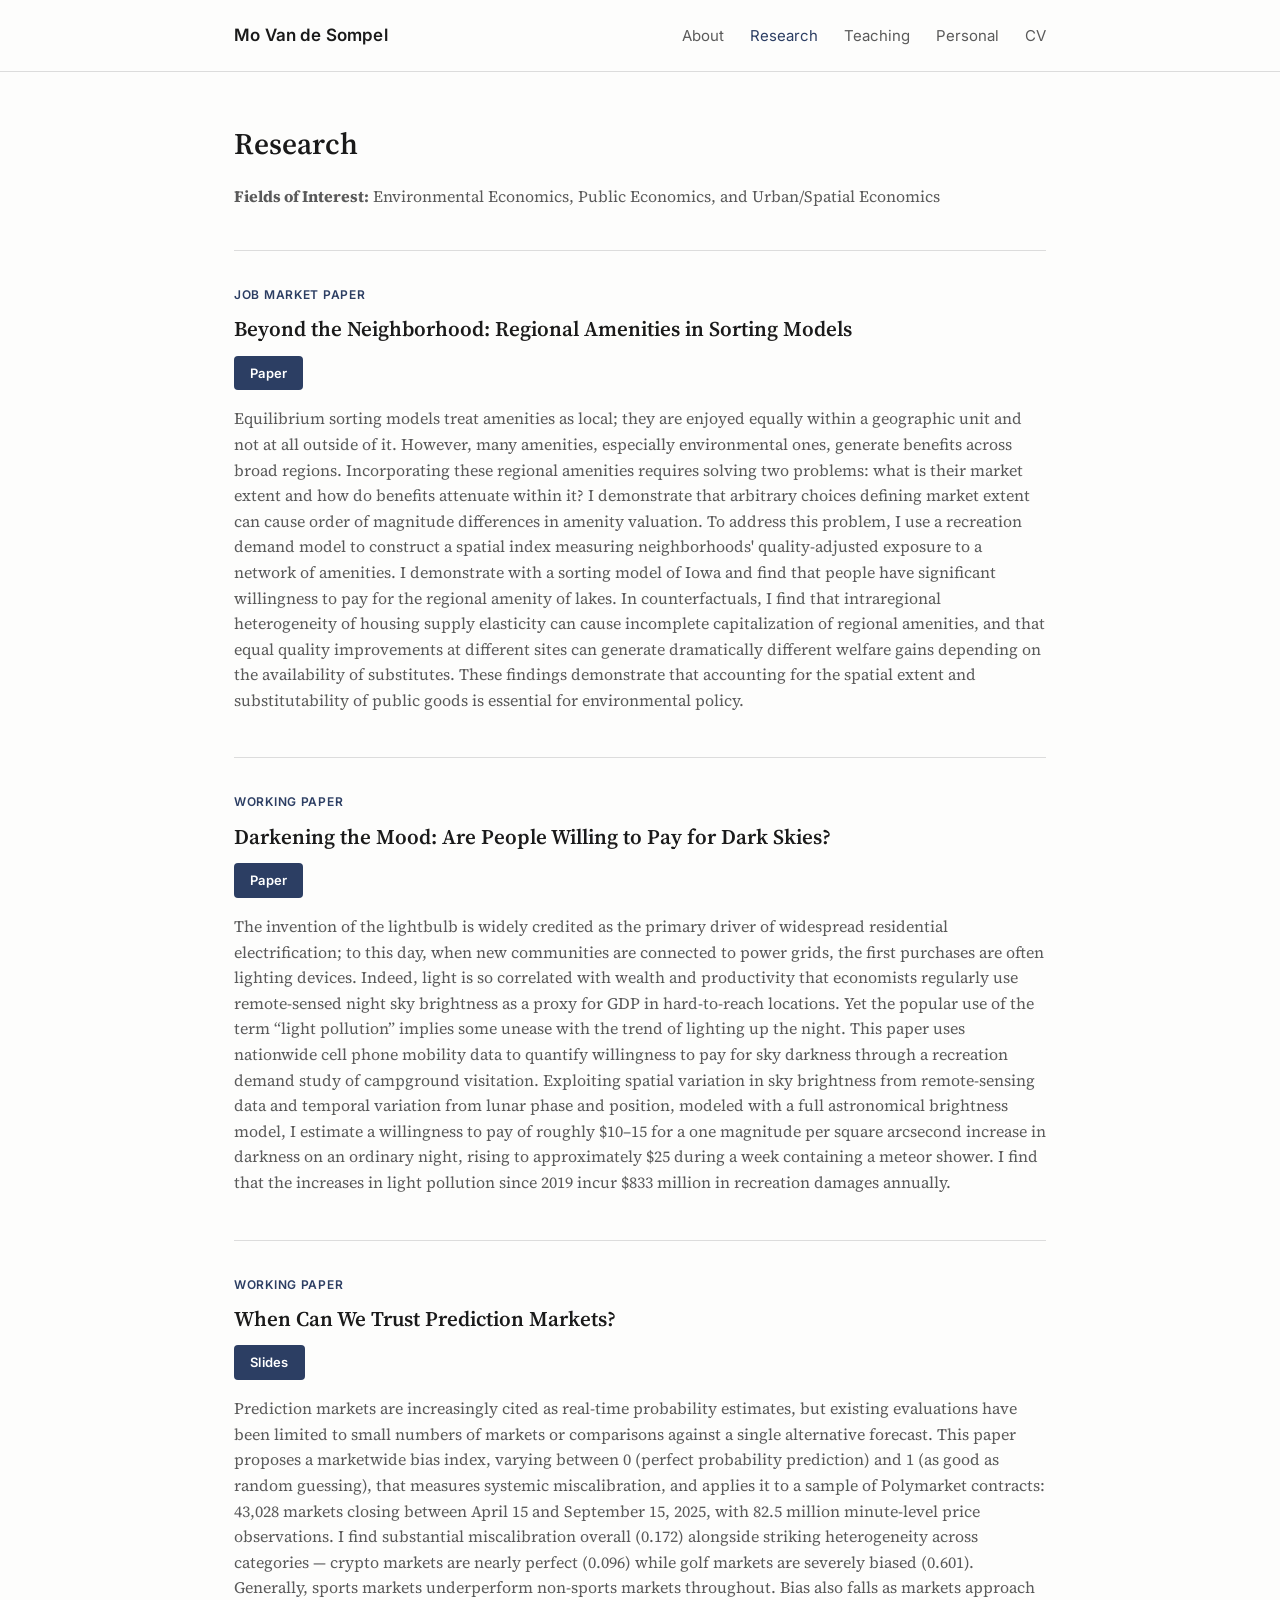
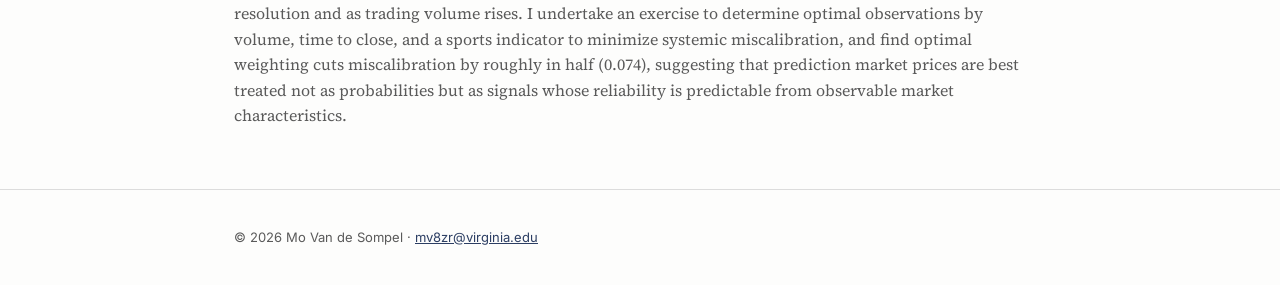
<file: research.html>
<!doctype html>
<html lang="en">
<head>
<meta charset="utf-8">
<meta name="viewport" content="width=device-width, initial-scale=1">
<title>Research — Mo Van de Sompel</title>
<meta name="description" content="Working papers by Mo Van de Sompel, PhD Candidate in Economics at the University of Virginia, including the job market paper 'Beyond the Neighborhood: Regional Goods in Equilibrium Sorting Models.'">
<link rel="canonical" href="https://mvdsomp.github.io/research.html">
<meta property="og:type" content="website">
<meta property="og:title" content="Research — Mo Van de Sompel">
<meta property="og:description" content="Working papers by Mo Van de Sompel, PhD Candidate in Economics at the University of Virginia.">
<meta property="og:url" content="https://mvdsomp.github.io/research.html">
<meta property="og:image" content="https://mvdsomp.github.io/images/headshot.jpeg">
<link rel="preconnect" href="https://fonts.googleapis.com">
<link rel="preconnect" href="https://fonts.gstatic.com" crossorigin>
<link href="https://fonts.googleapis.com/css2?family=Source+Serif+4:ital,opsz,wght@0,8..60,400;0,8..60,600;1,8..60,400&family=Inter:wght@400;500;600&display=swap" rel="stylesheet">
<link rel="icon" type="image/svg+xml" href="favicon.svg">
<link rel="icon" type="image/png" sizes="96x96" href="favicon-96.png">
<link rel="icon" type="image/png" sizes="48x48" href="favicon-48.png">
<link rel="icon" type="image/png" sizes="32x32" href="favicon-32.png">
<link rel="icon" type="image/png" sizes="16x16" href="favicon-16.png">
<link rel="apple-touch-icon" href="apple-touch-icon.png">
<link rel="stylesheet" href="style.css">
</head>
<body>

<header class="site-header">
  <div class="wrap header-inner">
    <a class="name-link" href="index.html">Mo Van de Sompel</a>
    <nav>
      <a href="index.html">About</a>
      <a class="active" href="research.html">Research</a>
      <a href="teaching.html">Teaching</a>
      <a href="personal.html">Personal</a>
      <a href="cv.pdf" target="_blank" rel="noopener">CV</a>
    </nav>
  </div>
</header>

<main class="wrap">
  <h1>Research</h1>
  <p class="fields">
    <strong>Fields of Interest:</strong> Environmental Economics, Public Economics, and Urban/Spatial Economics
  </p>

  <section class="paper" id="jmp">
    <span class="paper-tag">Job Market Paper</span>
    <h2>Beyond the Neighborhood: Regional Amenities in Sorting Models</h2>
    <p class="paper-links">
      <a class="btn" href="jmp-beyond-the-neighborhood.pdf" target="_blank" rel="noopener">Paper</a>
    </p>
    <p class="abstract">
      Equilibrium sorting models treat amenities as local; they are enjoyed equally
      within a geographic unit and not at all outside of it. However, many amenities,
      especially environmental ones, generate benefits across broad regions.
      Incorporating these regional amenities requires solving two problems: what is
      their market extent and how do benefits attenuate within it? I demonstrate that
      arbitrary choices defining market extent can cause order of magnitude differences
      in amenity valuation. To address this problem, I use a recreation demand model to
      construct a spatial index measuring neighborhoods' quality-adjusted exposure to a
      network of amenities. I demonstrate with a sorting model of Iowa and find that
      people have significant willingness to pay for the regional amenity of lakes. In
      counterfactuals, I find that intraregional heterogeneity of housing supply
      elasticity can cause incomplete capitalization of regional amenities, and that
      equal quality improvements at different sites can generate dramatically different
      welfare gains depending on the availability of substitutes. These findings
      demonstrate that accounting for the spatial extent and substitutability of public
      goods is essential for environmental policy.
    </p>
  </section>

  <section class="paper" id="paper-2">
    <span class="paper-tag">Working Paper</span>
    <h2>Darkening the Mood: Are People Willing to Pay for Dark Skies?</h2>
    <p class="paper-links">
      <a class="btn" href="paper-dark-skies.pdf" target="_blank" rel="noopener">Paper</a>
    </p>
    <p class="abstract">
      The invention of the lightbulb is widely credited as the primary driver of
      widespread residential electrification; to this day, when new communities are
      connected to power grids, the first purchases are often lighting devices. Indeed,
      light is so correlated with wealth and productivity that economists regularly use
      remote-sensed night sky brightness as a proxy for GDP in hard-to-reach locations.
      Yet the popular use of the term &ldquo;light pollution&rdquo; implies some unease
      with the trend of lighting up the night. This paper uses nationwide cell phone
      mobility data to quantify willingness to pay for sky darkness through a recreation
      demand study of campground visitation. Exploiting spatial variation in sky
      brightness from remote-sensing data and temporal variation from lunar phase and
      position, modeled with a full astronomical brightness model, I estimate a
      willingness to pay of roughly $10&ndash;15 for a one magnitude per square
      arcsecond increase in darkness on an ordinary night, rising to approximately $25
      during a week containing a meteor shower. I find that the increases in light
      pollution since 2019 incur $833 million in recreation damages annually.
    </p>
  </section>

  <section class="paper" id="paper-3">
    <span class="paper-tag">Working Paper</span>
    <h2>When Can We Trust Prediction Markets?</h2>
    <p class="paper-links">
      <a class="btn" href="slides-prediction-markets.pdf" target="_blank" rel="noopener">Slides</a>
    </p>
    <p class="abstract">
      Prediction markets are increasingly cited as real-time probability estimates, but
      existing evaluations have been limited to small numbers of markets or comparisons
      against a single alternative forecast. This paper proposes a marketwide bias index,
      varying between 0 (perfect probability prediction) and 1 (as good as random
      guessing), that measures systemic miscalibration, and applies it to a sample of
      Polymarket contracts: 43,028 markets closing between April 15 and September 15,
      2025, with 82.5 million minute-level price observations. I find substantial
      miscalibration overall (0.172) alongside striking heterogeneity across categories
      &mdash; crypto markets are nearly perfect (0.096) while golf markets are severely
      biased (0.601). Generally, sports markets underperform non-sports markets
      throughout. Bias also falls as markets approach resolution and as trading volume
      rises. I undertake an exercise to determine optimal observations by volume, time to
      close, and a sports indicator to minimize systemic miscalibration, and find optimal
      weighting cuts miscalibration by roughly in half (0.074), suggesting that prediction
      market prices are best treated not as probabilities but as signals whose reliability
      is predictable from observable market characteristics.
    </p>
  </section>

</main>

<footer class="site-footer">
  <div class="wrap">
    <p>&copy; 2026 Mo Van de Sompel &middot; <a href="mailto:mv8zr@virginia.edu">mv8zr@virginia.edu</a></p>
  </div>
</footer>

</body>
</html>
</file>
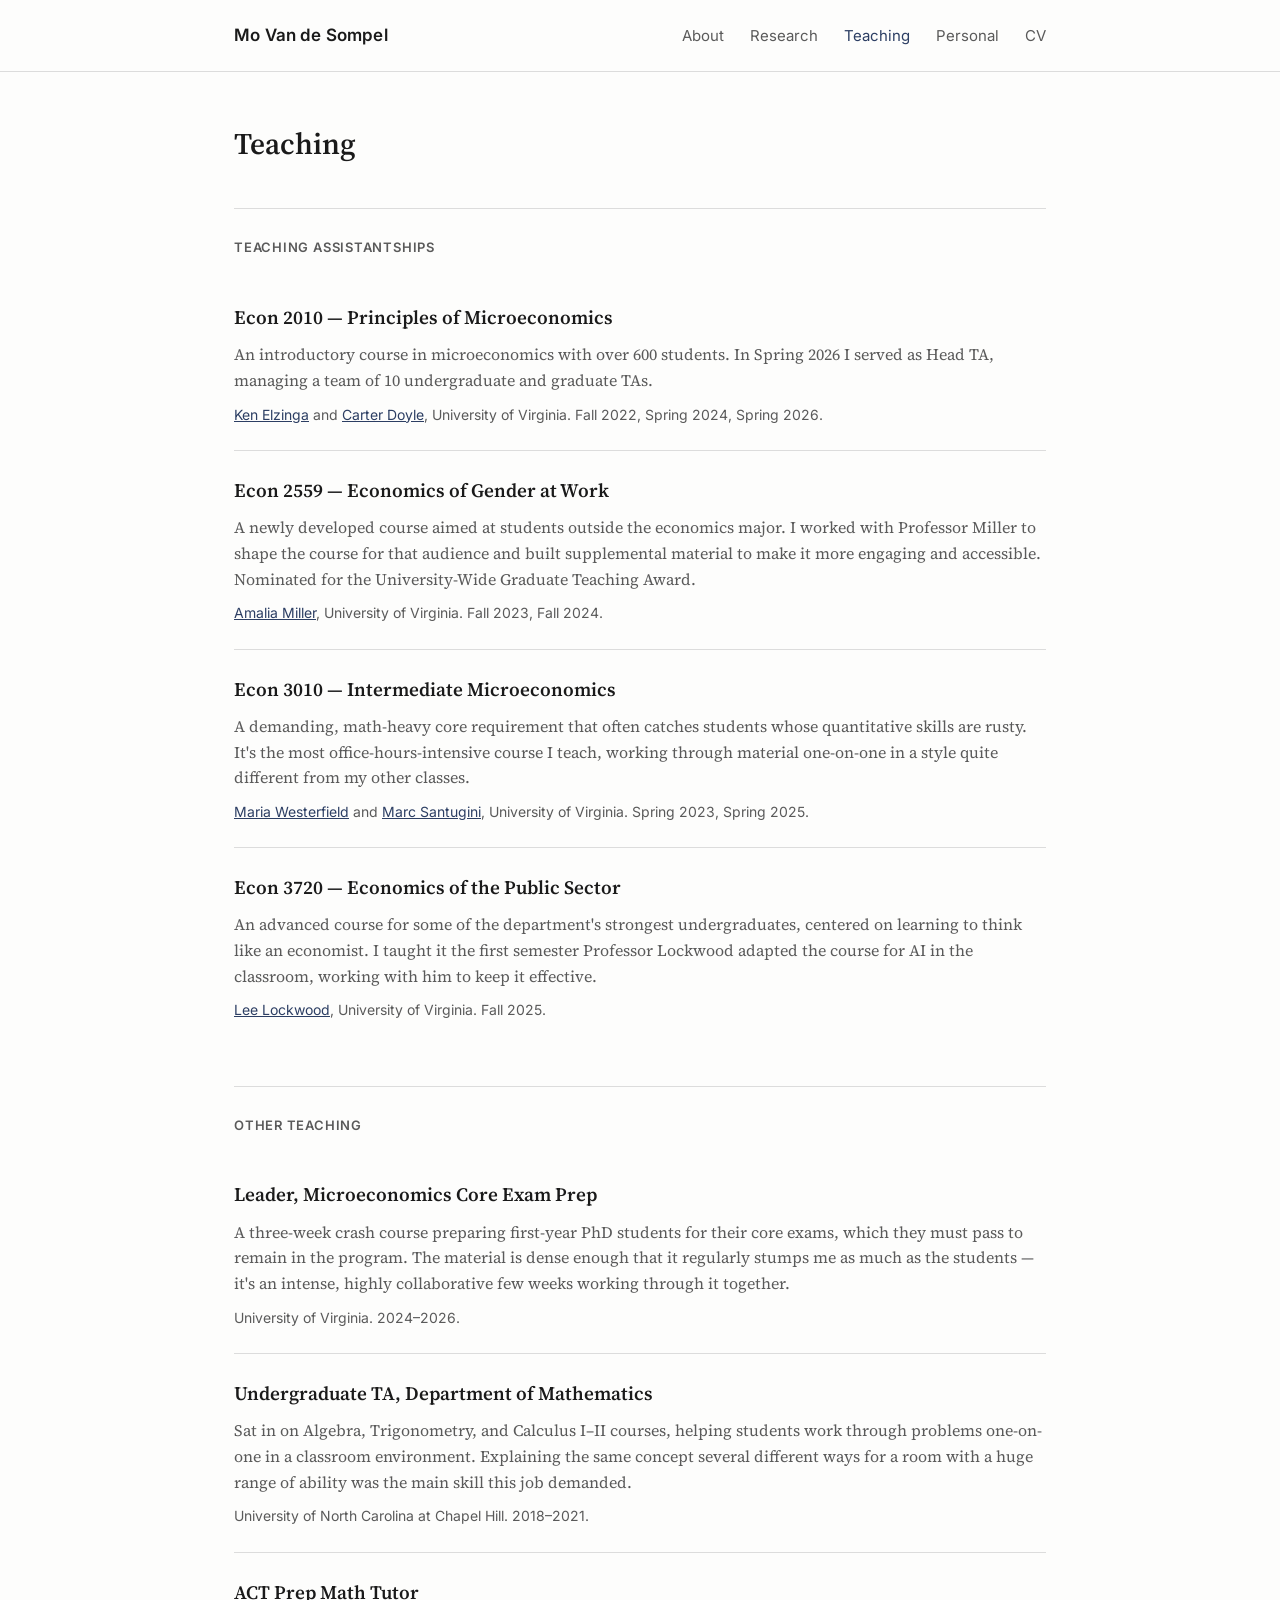
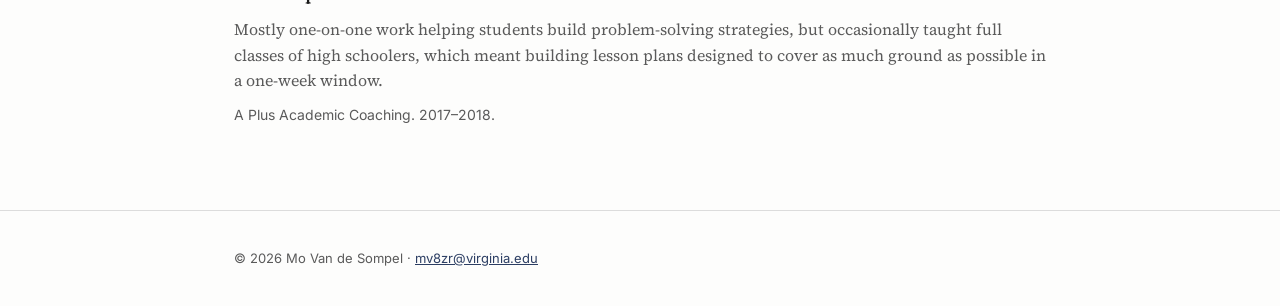
<file: teaching.html>
<!doctype html>
<html lang="en">
<head>
<meta charset="utf-8">
<meta name="viewport" content="width=device-width, initial-scale=1">
<title>Teaching — Mo Van de Sompel</title>
<meta name="description" content="Teaching experience of Mo Van de Sompel, PhD Candidate in Economics at the University of Virginia, including Principles and Intermediate Microeconomics.">
<link rel="canonical" href="https://mvdsomp.github.io/teaching.html">
<meta property="og:type" content="website">
<meta property="og:title" content="Teaching — Mo Van de Sompel">
<meta property="og:description" content="Teaching experience of Mo Van de Sompel, PhD Candidate in Economics at the University of Virginia.">
<meta property="og:url" content="https://mvdsomp.github.io/teaching.html">
<meta property="og:image" content="https://mvdsomp.github.io/images/headshot.jpeg">
<link rel="preconnect" href="https://fonts.googleapis.com">
<link rel="preconnect" href="https://fonts.gstatic.com" crossorigin>
<link href="https://fonts.googleapis.com/css2?family=Source+Serif+4:ital,opsz,wght@0,8..60,400;0,8..60,600;1,8..60,400&family=Inter:wght@400;500;600&display=swap" rel="stylesheet">
<link rel="icon" type="image/svg+xml" href="favicon.svg">
<link rel="icon" type="image/png" sizes="96x96" href="favicon-96.png">
<link rel="icon" type="image/png" sizes="48x48" href="favicon-48.png">
<link rel="icon" type="image/png" sizes="32x32" href="favicon-32.png">
<link rel="icon" type="image/png" sizes="16x16" href="favicon-16.png">
<link rel="apple-touch-icon" href="apple-touch-icon.png">
<link rel="stylesheet" href="style.css">
</head>
<body>

<header class="site-header">
  <div class="wrap header-inner">
    <a class="name-link" href="index.html">Mo Van de Sompel</a>
    <nav>
      <a href="index.html">About</a>
      <a href="research.html">Research</a>
      <a class="active" href="teaching.html">Teaching</a>
      <a href="personal.html">Personal</a>
      <a href="cv.pdf" target="_blank" rel="noopener">CV</a>
    </nav>
  </div>
</header>

<main class="wrap">
  <h1>Teaching</h1>

  <h2 class="teaching-heading">Teaching Assistantships</h2>

  <section class="course">
    <h3>Econ 2010 &mdash; Principles of Microeconomics</h3>
    <p class="abstract">
      An introductory course in microeconomics with over 600 students. In Spring 2026 I
      served as Head TA, managing a team of 10 undergraduate and graduate TAs.
    </p>
    <p class="course-meta">
      <a href="https://economics.virginia.edu/people/kenneth-elzinga">Ken Elzinga</a> and
      <a href="https://economics.virginia.edu/people/carter-doyle">Carter Doyle</a>,
      University of Virginia. Fall 2022, Spring 2024, Spring 2026.
    </p>
  </section>

  <section class="course">
    <h3>Econ 2559 &mdash; Economics of Gender at Work</h3>
    <p class="abstract">
      A newly developed course aimed at students outside the economics major. I worked
      with Professor Miller to shape the course for that audience and built supplemental
      material to make it more engaging and accessible. Nominated for the University-Wide
      Graduate Teaching Award.
    </p>
    <p class="course-meta">
      <a href="https://amaliarmiller.faculty.virginia.edu/">Amalia Miller</a>,
      University of Virginia. Fall 2023, Fall 2024.
    </p>
  </section>

  <section class="course">
    <h3>Econ 3010 &mdash; Intermediate Microeconomics</h3>
    <p class="abstract">
      A demanding, math-heavy core requirement that often catches students whose
      quantitative skills are rusty. It's the most office-hours-intensive course I teach,
      working through material one-on-one in a style quite different from my other
      classes.
    </p>
    <p class="course-meta">
      <a href="https://economics.virginia.edu/people/maria-westerfield">Maria Westerfield</a> and
      <a href="https://economics.virginia.edu/people/marc-santugini">Marc Santugini</a>,
      University of Virginia. Spring 2023, Spring 2025.
    </p>
  </section>

  <section class="course">
    <h3>Econ 3720 &mdash; Economics of the Public Sector</h3>
    <p class="abstract">
      An advanced course for some of the department's strongest undergraduates, centered
      on learning to think like an economist. I taught it the first semester Professor
      Lockwood adapted the course for AI in the classroom, working with him to keep it
      effective.
    </p>
    <p class="course-meta">
      <a href="https://leemlockwood.com/">Lee Lockwood</a>,
      University of Virginia. Fall 2025.
    </p>
  </section>

  <h2 class="teaching-heading">Other Teaching</h2>

  <section class="course">
    <h3>Leader, Microeconomics Core Exam Prep</h3>
    <p class="abstract">
      A three-week crash course preparing first-year PhD students for their core exams,
      which they must pass to remain in the program. The material is dense enough that it
      regularly stumps me as much as the students &mdash; it's an intense, highly
      collaborative few weeks working through it together.
    </p>
    <p class="course-meta">
      University of Virginia. 2024&ndash;2026.
    </p>
  </section>

  <section class="course">
    <h3>Undergraduate TA, Department of Mathematics</h3>
    <p class="abstract">
      Sat in on Algebra, Trigonometry, and Calculus I&ndash;II courses, helping students
      work through problems one-on-one in a classroom environment. Explaining the same
      concept several different ways
      for a room with a huge range of ability was the main skill this job demanded.
    </p>
    <p class="course-meta">
      University of North Carolina at Chapel Hill. 2018&ndash;2021.
    </p>
  </section>

  <section class="course">
    <h3>ACT Prep Math Tutor</h3>
    <p class="abstract">
      Mostly one-on-one work helping students build problem-solving strategies, but
      occasionally taught full classes of high schoolers, which meant building lesson
      plans designed to cover as much ground as possible in a one-week window.
    </p>
    <p class="course-meta">
      A Plus Academic Coaching. 2017&ndash;2018.
    </p>
  </section>

</main>

<footer class="site-footer">
  <div class="wrap">
    <p>&copy; 2026 Mo Van de Sompel &middot; <a href="mailto:mv8zr@virginia.edu">mv8zr@virginia.edu</a></p>
  </div>
</footer>

</body>
</html>
</file>
<file: style.css>
:root {
  --ink: #1a1a1a;
  --muted: #5a5a5a;
  --rule: #dcdcdc;
  --accent: #2c3e63; /* muted UVA blue */
  --bg: #fdfdfc;
  --max-width: 860px;
}

* { box-sizing: border-box; }

html { -webkit-text-size-adjust: 100%; }

body {
  margin: 0;
  background: var(--bg);
  color: var(--ink);
  font-family: "Source Serif 4", Georgia, "Times New Roman", serif;
  font-size: 18px;
  line-height: 1.6;
}

.wrap {
  max-width: var(--max-width);
  margin: 0 auto;
  padding: 0 24px;
}

/* Header */
.site-header {
  position: sticky;
  top: 0;
  z-index: 100;
  background: var(--bg);
  border-bottom: 1px solid var(--rule);
  padding: 22px 0;
  margin-bottom: 48px;
}

.header-inner {
  display: flex;
  flex-wrap: wrap;
  align-items: baseline;
  justify-content: space-between;
  gap: 12px;
}

.name-link {
  font-family: "Inter", -apple-system, sans-serif;
  font-weight: 600;
  font-size: 17px;
  color: var(--ink);
  text-decoration: none;
  letter-spacing: 0.01em;
}

nav {
  font-family: "Inter", -apple-system, sans-serif;
  font-size: 15px;
}

nav a {
  color: var(--muted);
  text-decoration: none;
  margin-left: 22px;
}

nav a:first-child { margin-left: 0; }

nav a:hover,
nav a.active {
  color: var(--accent);
}

/* Headings */
h1 {
  font-family: "Source Serif 4", Georgia, serif;
  font-weight: 600;
  font-size: 30px;
  margin: 0 0 8px;
}

h2 {
  font-family: "Source Serif 4", Georgia, serif;
  font-weight: 600;
  font-size: 21px;
  margin: 0 0 10px;
}

/* About page */
.about-page { padding-bottom: 60px; }

.intro {
  display: flex;
  gap: 40px;
  align-items: flex-start;
  margin-bottom: 40px;
}

.headshot {
  width: 320px;
  height: auto;
  max-width: 100%;
  border-radius: 6px;
  flex-shrink: 0;
  display: block;
}

.intro-text h1 {
  margin-bottom: 14px;
}

.jmp-line {
  background: #f3f4f7;
  border-left: 3px solid var(--accent);
  padding: 10px 14px;
  font-size: 16px;
}

.contact-list {
  list-style: none;
  padding: 0;
  margin: 20px 0 0;
  font-family: "Inter", -apple-system, sans-serif;
  font-size: 14.5px;
  color: var(--muted);
}

.contact-list li { margin-bottom: 4px; }

.contact-list a { color: var(--accent); }

/* Links */
a {
  color: var(--accent);
}

.bio {
  font-size: 17px;
  margin: 0 0 16px;
}

/* Research page */
.fields {
  color: var(--muted);
  font-size: 16px;
  margin-bottom: 40px;
}

.paper {
  border-top: 1px solid var(--rule);
  padding: 28px 0;
}

.paper:last-child { padding-bottom: 0; }

.paper-tag {
  display: inline-block;
  font-family: "Inter", -apple-system, sans-serif;
  font-size: 12px;
  font-weight: 600;
  text-transform: uppercase;
  letter-spacing: 0.06em;
  color: var(--accent);
  margin-bottom: 8px;
}

.paper h2 { margin-bottom: 10px; }

.paper-links {
  font-family: "Inter", -apple-system, sans-serif;
  font-size: 14px;
  margin: 0 0 10px;
}

.placeholder-link {
  color: #999;
  font-style: italic;
}

.btn {
  display: inline-block;
  font-family: "Inter", -apple-system, sans-serif;
  font-size: 13px;
  font-weight: 600;
  letter-spacing: 0.02em;
  color: #fff;
  background: var(--accent);
  padding: 7px 16px;
  border-radius: 4px;
  text-decoration: none;
}

.btn:hover {
  background: #202e4d;
}

.abstract {
  color: var(--muted);
  font-size: 16px;
}

/* Teaching page */
.teaching-heading {
  font-size: 13px;
  font-family: "Inter", -apple-system, sans-serif;
  font-weight: 600;
  text-transform: uppercase;
  letter-spacing: 0.06em;
  color: var(--muted);
  border-top: 1px solid var(--rule);
  margin: 40px 0 20px;
  padding-top: 28px;
}

.course {
  padding: 24px 0;
}

.course + .course {
  border-top: 1px solid var(--rule);
}

.course h3 {
  font-family: "Source Serif 4", Georgia, serif;
  font-weight: 600;
  font-size: 19px;
  margin: 0 0 10px;
}

.course .abstract {
  margin: 0 0 10px;
}

.course-meta {
  font-family: "Inter", -apple-system, sans-serif;
  font-size: 14px;
  color: var(--muted);
  margin: 0;
}

.view-badge {
  display: inline-block;
  font-family: "Inter", -apple-system, sans-serif;
  font-weight: 600;
  font-size: 15px;
  color: var(--muted);
  background: #f3f4f7;
  border-radius: 999px;
  padding: 4px 13px;
  vertical-align: middle;
  margin-left: 10px;
}

.view-badge:empty {
  display: none;
}

/* Personal page */
.personal-layout {
  display: flex;
  gap: 48px;
  align-items: flex-start;
}

.personal-sidebar {
  flex: 0 0 220px;
  position: sticky;
  top: 108px;
  align-self: flex-start;
}

.personal-sidebar h1 {
  margin: 0 0 16px;
}

.personal-sidebar .bio {
  font-size: 15.5px;
  color: var(--muted);
  margin: 0;
}

.sidebar-photo {
  display: block;
  width: 100%;
  height: auto;
  border-radius: 6px;
  margin-bottom: 16px;
}

.personal-main {
  flex: 1;
  min-width: 0;
}

.post {
  border-top: 1px solid var(--rule);
  padding: 28px 0;
}

.post:last-child { padding-bottom: 0; }

.post h2 { margin-bottom: 10px; }

.post h2 a {
  color: var(--ink);
  text-decoration: none;
}

.post h2 a:hover { color: var(--accent); }

.post-meta {
  font-family: "Inter", -apple-system, sans-serif;
  font-size: 14px;
  color: var(--muted);
  margin: 0 0 16px;
}

.post-body p {
  margin: 0 0 16px;
}

.post-body p:last-child { margin-bottom: 0; }

.post-back {
  font-family: "Inter", -apple-system, sans-serif;
  font-size: 14px;
  margin: 0 0 24px;
}

.post-standalone {
  border-top: none;
  padding-top: 0;
}

.post-standalone h1 { margin-bottom: 10px; }

.video-embed {
  position: relative;
  width: 100%;
  padding-top: 56.25%;
  margin-top: 12px;
  border-radius: 4px;
  overflow: hidden;
  background: #000;
}

.video-embed iframe {
  position: absolute;
  top: 0;
  left: 0;
  width: 100%;
  height: 100%;
  border: 0;
}

/* Footer */
.site-footer {
  border-top: 1px solid var(--rule);
  margin-top: 60px;
  padding: 24px 0;
  font-family: "Inter", -apple-system, sans-serif;
  font-size: 13px;
  color: var(--muted);
}

/* Responsive */
@media (max-width: 700px) {
  .personal-layout {
    flex-direction: column;
  }
  .personal-sidebar {
    flex: none;
    width: 100%;
    max-width: 260px;
    position: static;
  }
}

@media (max-width: 560px) {
  .intro {
    flex-direction: column;
    align-items: center;
    text-align: center;
  }
  .contact-list { text-align: left; }
  .header-inner { flex-direction: column; align-items: flex-start; }
  nav a { margin-left: 0; margin-right: 18px; }
}
</file>
